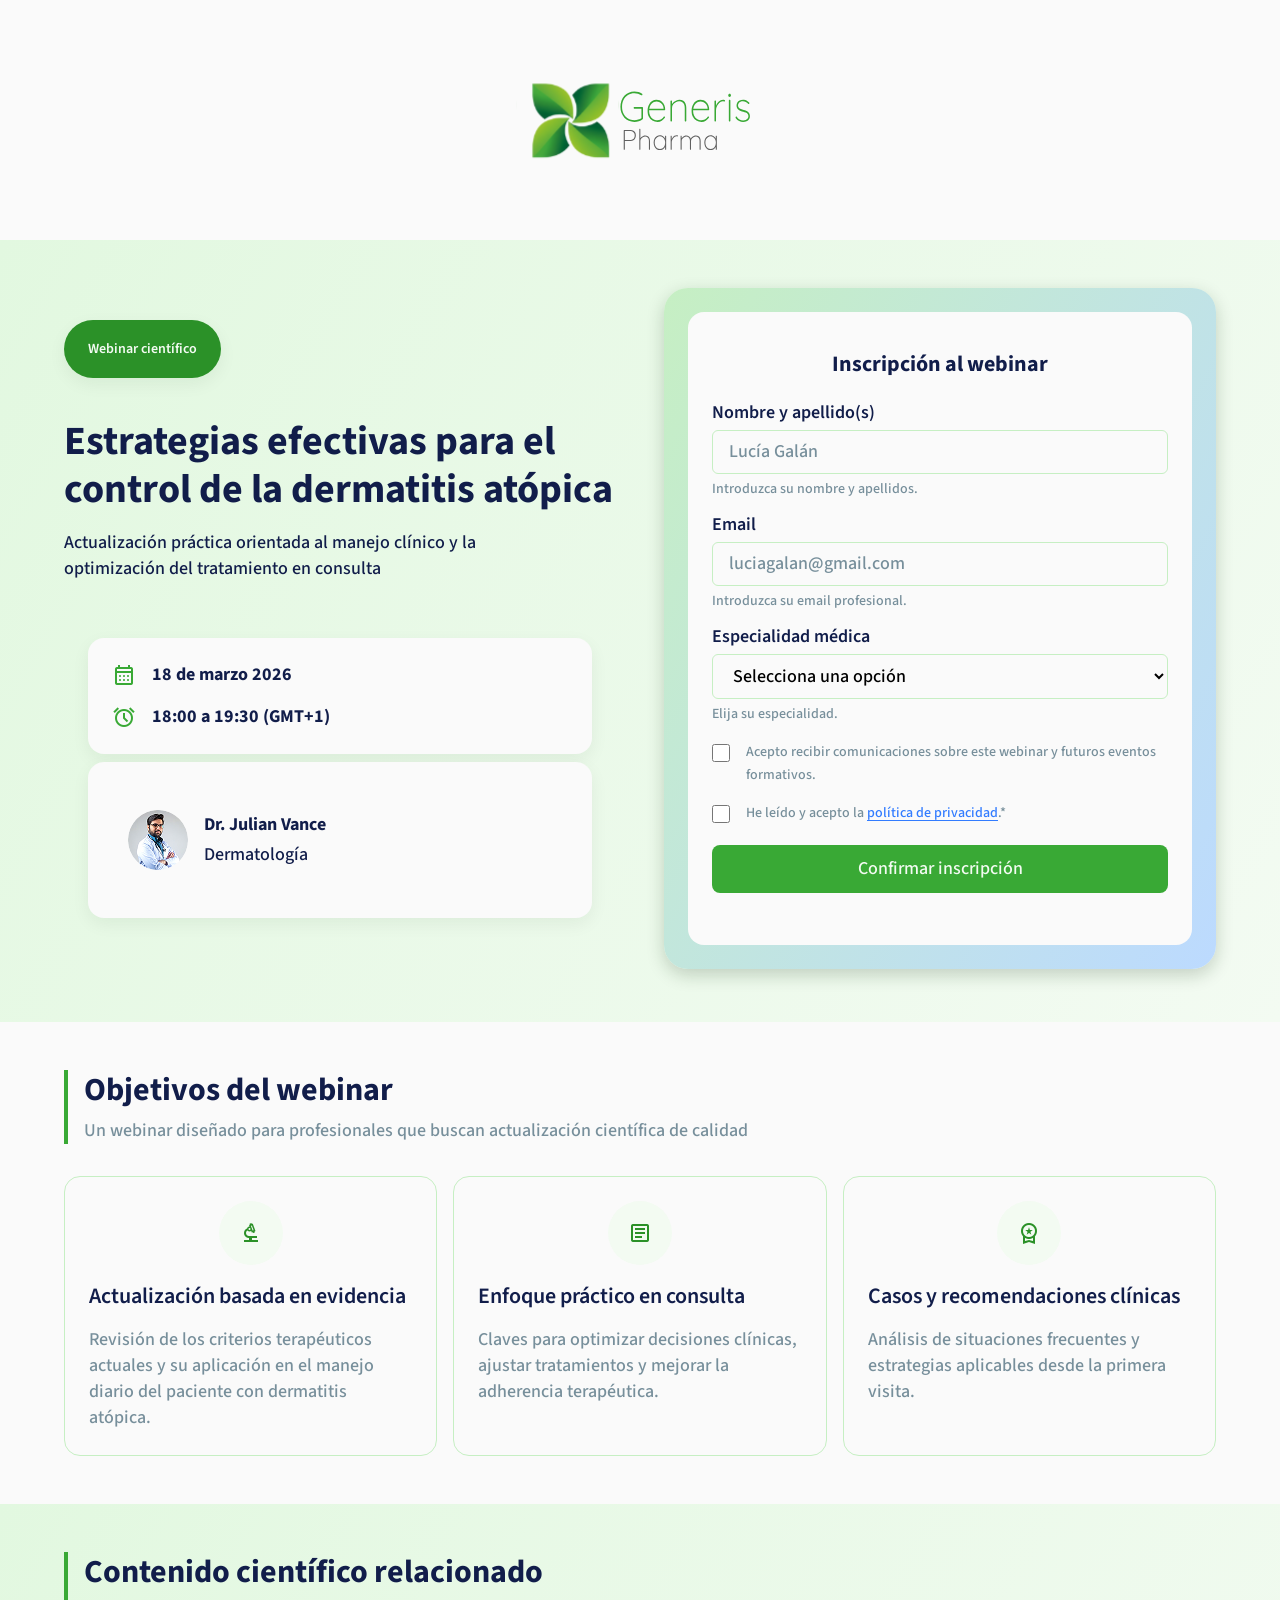
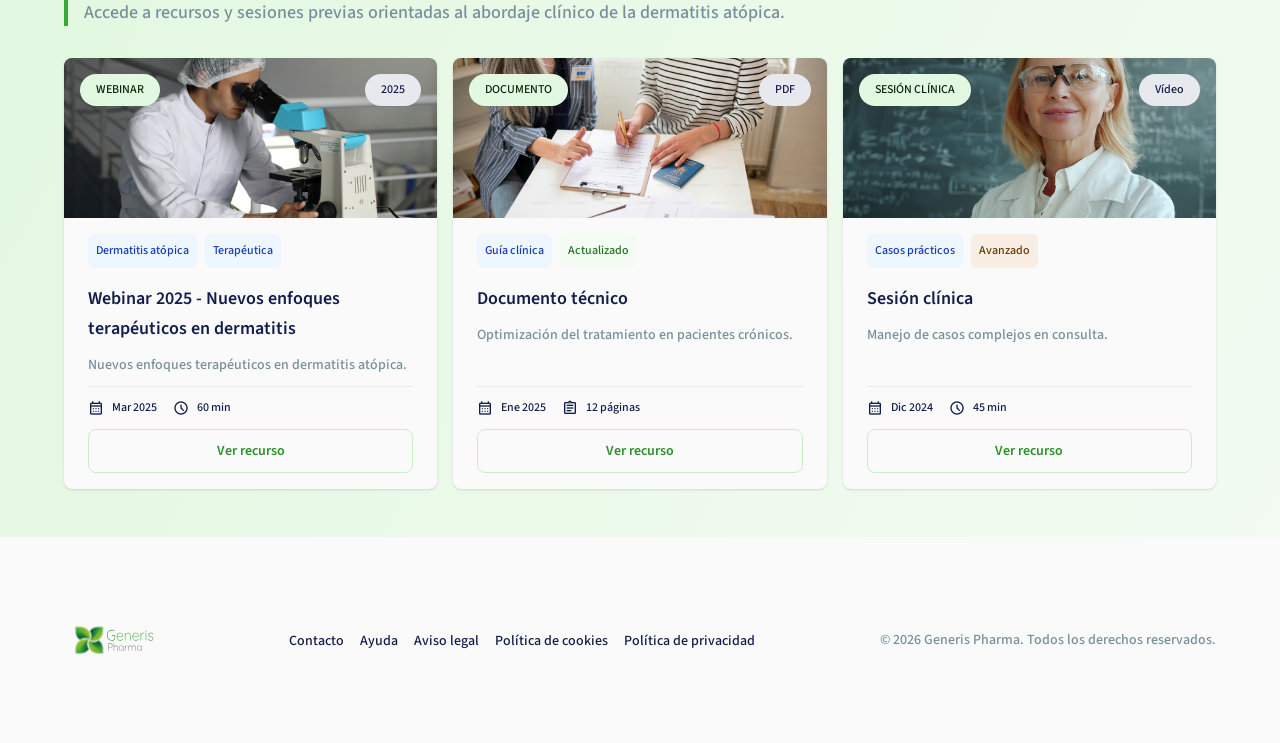
<file: index.html>
<!DOCTYPE html>
<html lang="es">
  <head>
    <meta charset="UTF-8">
    <meta name="viewport" content="width=device-width, initial-scale=1.0">
    
    <!-- Título y descripción -->
    <title>Webinar científico: dermatitis atópica | Generis Pharma</title>
    <meta name="description" content="Webinar científico sobre dermatitis atópica. Actualización clínica orientada a profesionales sanitarios. Inscripción online." />
    
    <!-- Fuente Source Sans 3 -->
    <link rel="preconnect" href="https://fonts.googleapis.com">
    <link rel="preconnect" href="https://fonts.gstatic.com" crossorigin="anonymous">
    <link rel="stylesheet" href="https://fonts.googleapis.com/css2?family=Source+Sans+3:wght@400;600;700&display=swap">

    <!-- Favicon -->
    <link rel="shortcut icon" href="public/Generis_Pharma.svg" type="image/x-icon">

    <!-- Material Symbols Icons -->
    <link rel="stylesheet" href="https://fonts.googleapis.com/css2?family=Material+Symbols+Outlined">

    <!-- Estilos -->
    <link rel="stylesheet" href="styles.css">

  </head>

  <body>
    <!-- Encabezado logo Generis -->
    <header class="site-header">
      <div class="container container__header">
        <img class="logo" src="./public/Generis_Pharma.svg" alt="Generis Pharma Logo" width="120" height="55">
      </div>
    </header>

    <main id="main">
      <!-- HERO -->
      <section class="hero" aria-labelledby="hero-title">
        <div class="container hero__grid">

          <!-- Columna izquierda -->
          <div class="hero__content">
            <p class="pill">Webinar científico</p>

            <h1 id="hero-title">
              Estrategias efectivas para el control de la dermatitis atópica
            </h1>

            <p class="lead">
              Actualización práctica orientada al manejo clínico y la optimización del tratamiento en consulta
            </p>

            
            <div class="hero__meta" aria-label="Detalles del webinar">
              <div class="meta-card">
                <div class="meta-row">
                  <span class="meta-icon material-symbols-outlined" aria-hidden="true">calendar_month</span>
                  <span><strong>18 de marzo 2026</strong></span>
                </div>

                <div class="meta-row">
                  <span class="meta-icon material-symbols-outlined" aria-hidden="true">alarm</span>
                  <span><strong>18:00 a 19:30 (GMT+1)</strong></span>
                </div>
              </div>
              
              <div class="speaker-card">
                <div class="speaker">
                  <img
                    class="speaker__avatar"
                    src="./public/speaker__photo.png"
                    alt="Dr. Julian Vance"
                    width="48"
                    height="48"
                  />
                  <div class="speaker__info">
                    <p class="speaker__name"><strong>Dr. Julian Vance</strong></p>
                    <p class="speaker__role">Dermatología</p>
                  </div>
                </div>
              </div>
            </div>
          </div>

          <!-- Columna derecha -->
          <div class="hero__form">
            <div class="form-surface">
              <form id="form" class="form" action="#" method="post" aria-labelledby="form-title" novalidate>
                <h2 class="form-title" id="form-title">Inscripción al webinar</h2>

                <!-- Nombre -->
                <div class="field">
                  <label for="fullName">Nombre y apellido(s)</label>
                  <input id="fullName" name="fullName" type="text" autocomplete="name" placeholder="Lucía Galán" required />
                  <p class="hint">Introduzca su nombre y apellidos.</p>
                  <p class="error" id="error-fullName" aria-live="polite"></p>
                </div>

                <!-- Email -->
                <div class="field">
                  <label for="email">Email</label>
                  <input id="email" name="email" type="email" autocomplete="email" placeholder="luciagalan@gmail.com" required />
                  <p class="hint">Introduzca su email profesional.</p>
                  <p class="error" id="error-email" aria-live="polite"></p>
                </div>

                <!-- Especialidad -->
                <div class="field">
                  <label for="specialty">Especialidad médica</label>
                  <select id="specialty" name="specialty" required>
                    <option value="" selected>Selecciona una opción</option>
                    <option value="Dermatología">Dermatología</option>
                    <option value="Alergología">Alergología</option>
                    <option value="Pediatría">Pediatría</option>
                    <option value="Medicina familiar">Medicina familiar</option>
                    <option value="Otra">Otra</option>
                  </select>
                  <p class="hint">Elija su especialidad.</p>
                  <p class="error" id="error-specialty" aria-live="polite"></p>
                </div>

                <!-- Checkboxes -->
                <div class="checkbox">
                  <input id="comms" name="comms" type="checkbox" />
                  <label for="comms">Acepto recibir comunicaciones sobre este webinar y futuros eventos formativos.</label>
                </div>

                <div class="checkbox">
                  <input id="privacy" name="privacy" type="checkbox" required />
                  <label for="privacy">
                    He leído y acepto la&nbsp
                    <span class="nowrap">
                      <a href="#" target="_blank" rel="noopener">política de privacidad</a><span aria-hidden="true">.*</span>
                  </span>
                  
                </div>
                <p class="error" id="error-privacy" aria-live="polite"></p>

                <button class="btn btn--primary btn--block" type="submit">Confirmar inscripción</button>

                <p class="form__note" aria-live="polite" id="form-status"></p>
              </form>
            </div>
          </div>
        </div>
      </section>
      <!-- OBJETIVES -->
      <section class="section" aria-labelledby="objectives-title">
        <div class="container">

          <div class="section-header">
            <h2 id="objectives-title">Objetivos del webinar</h2>
            <p class="section__lead">
              Un webinar diseñado para profesionales que buscan actualización científica de calidad
            </p>
          </div>
          <!-- ITEM CARDS -->
          <div class="cards">
            <!-- Item -->
            <article class="card">
              <div class="card__icon">
                <span class="meta-icon material-symbols-outlined" aria-hidden="true">
                    biotech
                </span>
              </div>
              <h3>Actualización basada en evidencia</h3>
              <p>Revisión de los criterios terapéuticos actuales y su aplicación en el manejo diario del paciente con dermatitis atópica.</p>
            </article>

            <!-- Item -->
            <article class="card">
              <div class="card__icon">
                <span class="meta-icon material-symbols-outlined" aria-hidden="true">
                    article
                </span>
              </div>
              <h3>Enfoque práctico en consulta</h3>
              <p>Claves para optimizar decisiones clínicas, ajustar tratamientos y mejorar la adherencia terapéutica.</p>
            </article>

            <!-- Item -->
            <article class="card">
              <div class="card__icon">
                <span class="meta-icon material-symbols-outlined" aria-hidden="true">
                    workspace_premium
                </span>
              </div>
              <h3>Casos y recomendaciones clínicas</h3>
              <p>Análisis de situaciones frecuentes y estrategias aplicables desde la primera visita.</p>
            </article>
          </div>
        </div>
      </section>

      <!-- SCIENTIFIC CONTENT -->
      <section class="section section--subtle" aria-labelledby="resources-title">
        <div class="container">

          <div class="section-header">
            <h2 id="resources-title">Contenido científico relacionado</h2>
            <p class="section__lead">
              Accede a recursos y sesiones previas orientadas al abordaje clínico de la dermatitis atópica.
            </p>
          </div>

          <!-- ITEM CARDS -->
          <div class="cards">
            <!-- Item -->
            <article class="resource-card">
              <div class="resource-card__media">
                <img
                  src="./public/contenido-webinar.avif"
                  alt="Investigador en laboratorio usando un microscopio"
                  loading="lazy"
                />

                <span class="resource-card__badge">WEBINAR</span>
                <span class="resource-card__year">2025</span>
              </div>

              <div class="resource-card__body">
                <div class="resource-card__tags" aria-label="Etiquetas del contenido">
                  <span class="tag tag--blue">Dermatitis atópica</span>
                  <span class="tag tag--blue">Terapéutica</span>
                </div>

                <h3>Webinar 2025 - Nuevos enfoques terapéuticos en dermatitis</h3>

                <p>Nuevos enfoques terapéuticos en dermatitis atópica.</p>

                <div class="resource-card__meta" aria-label="Metadatos del recurso">
                  <span class="resource-card__meta-item">
                    <span class="material-symbols-outlined" aria-hidden="true">calendar_month</span>
                    Mar 2025
                  </span>

                  <span class="resource-card__meta-item">
                    <span class="material-symbols-outlined" aria-hidden="true">schedule</span>
                    60 min
                  </span>
                </div>

                <a class="btn btn--tertiary" href="#" aria-label="Ver recurso: Webinar 2025 — Nuevos enfoques terapéuticos">Ver recurso</a>
              </div>
            </article>

            <!-- Item -->
            <article class="resource-card">
              <div class="resource-card__media">
                <img
                  src="./public/contenido-documento.avif"
                  alt="Profesionales revisando documentación clínica"
                  loading="lazy"
                />

                <span class="resource-card__badge">DOCUMENTO</span>
                <span class="resource-card__year">PDF</span>
              </div>

              <div class="resource-card__body">
                <div class="resource-card__tags" aria-label="Etiquetas del contenido">
                  <span class="tag tag--blue">Guía clínica</span>
                  <span class="tag tag--green">Actualizado</span>
                </div>

                <h3>Documento técnico</h3>

                <p>Optimización del tratamiento en pacientes crónicos.</p>

                <div class="resource-card__meta" aria-label="Metadatos del recurso">
                  <span class="resource-card__meta-item">
                    <span class="material-symbols-outlined" aria-hidden="true">calendar_month</span>
                    Ene 2025
                  </span>

                  <span class="resource-card__meta-item">
                    <span class="material-symbols-outlined" aria-hidden="true">assignment</span>
                    12 páginas
                  </span>
                </div>

                <a class="btn btn--tertiary" href="#" aria-label="Ver recurso: Documentación técnica">Ver recurso</a>
              </div>
            </article>

            <!-- Item -->
            <article class="resource-card">
              <div class="resource-card__media">
                <img
                  src="./public/contenido-sesión.avif"
                  alt="Profesional sanitario en un entorno clínico"
                  loading="lazy"
                />

                <span class="resource-card__badge">SESIÓN CLÍNICA</span>
                <span class="resource-card__year">Vídeo</span>
              </div>

              <div class="resource-card__body">
                <div class="resource-card__tags" aria-label="Etiquetas del contenido">
                  <span class="tag tag--blue">Casos prácticos</span>
                  <span class="tag tag--orange">Avanzado</span>
                </div>

                <h3>Sesión clínica</h3>

                <p>Manejo de casos complejos en consulta.</p>

                <div class="resource-card__meta" aria-label="Metadatos del recurso">
                  <span class="resource-card__meta-item">
                    <span class="material-symbols-outlined" aria-hidden="true">calendar_month</span>
                    Dic 2024
                  </span>

                  <span class="resource-card__meta-item">
                    <span class="material-symbols-outlined" aria-hidden="true">schedule</span>
                    45 min
                  </span>
                </div>

                <a class="btn btn--tertiary" href="#" aria-label="Ver recurso: Sesión clínica - Manejo de casos complejos en consulta.">Ver recurso</a>
              </div>
            </article>
          </div>
        </div>
      </section>
    </main>

    <!-- FOOTER -->
    <footer class="site-footer">
      <div class="container footer__container">
        <!-- Logo -->
        <img class="logo logo--small" src="./public/Generis_Pharma.svg" alt="Generis Pharma Logo" width="120" height="36">

        <!-- Legal links -->
        <nav aria-label="Enlaces legales">
          <ul class="footer__links">
            <li><a href="#">Contacto</a></li>
            <li><a href="#">Ayuda</a></li>
            <li><a href="#">Aviso legal</a></li>
            <li><a href="#">Política de cookies</a></li>
            <li><a href="#">Política de privacidad</a></li>
          </ul>
        </nav>
        
        <!-- Copyrights -->
        <p class="copyright">© 2026 Generis Pharma. Todos los derechos reservados.</p>
      </div>
    </footer>


    <!-- JS -->
    <script src="./main.js"></script>
  </body>
</html>
</file>
<file: styles.css>
/* =========================================================
   GENERIS WEBINAR LANDING — Base CSS (Mobile-first)
   Objetivo:
   - Un solo sistema de botones (btn + modifiers)
   - Un solo sistema de cards y formularios
   - Tokens alineados con los del diseño en Figma
   - Layout mobile-first + desktop con media query
========================================================= */

/* =========================================================
    ESTILOS GENERALES
========================================================= */
*,
*::before,
*::after {
  box-sizing: border-box;
}

* {
  margin: 0;
}

html {
  scroll-behavior: smooth;
}

body {
  min-height: 100vh;
  text-rendering: optimizeLegibility;
  -webkit-font-smoothing: antialiased;
}

img,
picture,
video,
canvas,
svg {
  display: block;
  max-width: 100%;
  border-radius: var(--radius-sm);
}

input,
button,
textarea,
select {
  font: inherit;
}

/* Material Symbols */
.material-symbols-outlined {
  font-variation-settings:
    'FILL' 0,
    'wght' 400,
    'GRAD' 0,
    'opsz' 24;
}

/* =========================================================
    TOKENS
========================================================= */
:root {
  /* Paleta derivada de color-primary(#39A935): acciones y botones */
    --color-black: #151A15;
    --color-primary-950: #0A290B;
    --color-primary-900: #1C4B1C;
    --color-primary-800: #225B20;
    --color-primary-700: #257223; /* Color btn-hover*/
    --color-primary-600: #2B9128;
    --color-primary-500: #39A935; /* Brand color */
    --color-primary-400: #61CB5D;
    --color-primary-300: #97E194;
    --color-primary-200: #C6EFC3;
    --color-primary-100: #E2F8E0;
    --color-primary-50: #F3FBF2;

    /* Color de apoyo */
    --color-support: #778F9B; 

    /* Paleta derivada de color-contrast (#111D4A): títulos y jerarquía */
    --color-contrast-950: #111D4A; /* Color principal de los textos */
    --color-contrast-900: #19358F;
    --color-contrast-800: #1739B6;
    --color-contrast-700: #1446E1;
    --color-contrast-600: #1B5BF5;
    --color-contrast-500: #327CFF; /* Color para los enlaces */
    --color-contrast-400: #58A1FF;
    --color-contrast-300: #8EC3FF;
    --color-contrast-200: #BCDAFF;
    --color-contrast-100: #D9E9FF; /* Borde ligero y sutil */
    --color-contrast-50: #EEF6FF;

    /* Color para errores */
    --color-error: #A83634;

    /* Backgrounds */
    --color-background: #FAFAFA;
    --color-background-subtle: #E8E8EF;

    /* Radius scale */
    --radius-sm: 6px;
    --radius-md: 8px;
    --radius-lg: 16px;
    --radius-xl: 20px;

    /* Spacing scale */
    --space-xs: 8px;
    --space-sm: 16px;
    --space-md: 24px;
    --space-lg: 32px;
    --space-xl: 48px;

    /* Layout */
    --container-max: 1200px;

    /* Typography - Mobile */
      /* Button (mobile y desktop) */
      --fs-button: 16px;
      --lh-button: 24px;

      /* Headings */
      --fs-h1: 26px;
      --lh-h1: 32px;

      --fs-h2: 22px;
      --lh-h2: 30px;

      --fs-h3: 18px;
      --lh-h3: 26px;

      /* Body */
      --fs-body: 16px;
      --lh-body: 24px;
      
      --fs-small: 14px;
      --lh-small: 22px;

      /* Pesos */
      --fw-light: 400;
      --fw-regular: 500;
      --fw-semibold: 600;
      --fw-bold: 700;
}

/* =========================================================
    TYPOGRAPHY
========================================================= */

body {
  font-family: "Source Sans 3", system-ui, -apple-system, BlinkMacSystemFont, 'Segoe UI', Roboto, 'Open Sans', Arial, Arial, Helvetica, sans-serif;
  background: var(--color-background);
  color: var(--color-contrast-950);
  font-weight: var(--fw-regular);
  line-height: var(--lh-body);
  font-size: var(--fs-body);
}

h1 {
  color: var(--color-contrast-950);
  font-weight: var(--fw-bold);
  line-height: var(--lh-h1);
  font-size: var(--fs-h1);
}

h2 {
  color: var(--color-contrast-950);
  font-weight: var(--fw-bold);
  line-height: var(--lh-h2);
  font-size: var(--fs-h2);
}

h3 {
  color: var(--color-contrast-950);
  font-weight: var(--fw-semibold);
  line-height: var(--lh-h3);
  font-size: var(--fs-h3);
}

p {
  color: var(--color-support);
  font-weight: var(--fw-regular);
  line-height: var(--lh-body);
  font-size: var(--fs-body);
}

small,
.hint {
  font-size: var(--fs-small);
  line-height: var(--lh-small);
}

a {
  color: var(--color-contrast-500);
  text-underline-offset: 3px;
}

a:hover {
  text-decoration-thickness: 2px;
}

/* =========================================================
    LAYOUT
========================================================= */

.container {
  width: 100%;
  max-width: var(--container-max);
  margin: 0 auto;
  padding: var(--space-lg) var(--space-sm);
}

.section {
  background: var(--color-background);
}

.section--subtle {
  background: linear-gradient(
    120deg,
    var(--color-primary-100),
    var(--color-primary-50)
  );
}

.surface {
  background: var(--color-background);
  border: 1px solid var(--color-contrast-900); /*!CAMBIAR EL COLOR*/
}

.section__lead {
  color: var(--color-support);
  font-size: var(--fs-body);
  line-height: var(--lh-body);
  margin-top: var(--space-xs);
  margin-bottom: var(--space-lg);
}

/* =========================================================
   BOTÓN
   Uso:
   - class="btn btn--primary"
   - class="btn btn--primary btn--block"
   - class="btn btn--tertiary"
========================================================= */
.btn {
  display: flex;
  width: 200px;
  height: 48px;
  min-width: 200px;
  min-height: 48px;
  padding: 0 24px;
  justify-content: center;
  align-items: center;
  gap: 10px;

  border-radius: 8px;

  border: none;
  cursor: pointer;

}

/* Botón primario */
.btn--primary {
  background: var(--color-primary-500);
  color: var(--color-primary-50);
}

.btn--primary:hover {
  background-color: var(--color-primary-200);
  color: var(--color-primary-950);
  filter: brightness(0.95);
}

.btn--primary:focus-visible {
  outline: 3px solid var(--color-primary-600);
  outline-offset: 2px;
}

.btn--block {
  width: 100%;
}

/* Botón terciario */
.btn--tertiary {
  display: inline-flex;
  min-width: 110px;
  min-height: 40px;
  width: auto;
  height: auto;
  padding: 8px 16px;
  justify-content: center;
  align-items: center;
  gap: 6px;
  background: transparent;
  color: var(--color-primary-600);
  border: 1.5px solid var(--color-primary-200);
  border-radius: var(--radius-md);
  font-weight: var(--fw-semibold);
  font-size: var(--fs-small);
  cursor: pointer;
  text-decoration: none;
  transition: background-color 0.15s ease, border-color 0.15s ease;
}

.btn--tertiary:hover {
  background-color: var(--color-primary-50);
  border-color: var(--color-primary-400);
  color: var(--color-primary-700);
  text-decoration: none;
}

.btn--tertiary:focus-visible {
  outline: 2px solid var(--color-primary-900);
  outline-offset: 2px;
}

/* =========================================================
  HEADER
========================================================= */
.site-header {
  background: var(--color-background);
  padding: var(--space-xs) 0;
}

.container__header {
  display: flex;
  justify-content: center;
  align-items: center;
}

.logo {
  width: 280px;
  height: auto;
  aspect-ratio: 24/11;
}

/* =========================================================
  HERO (Mobile-first)
   Estructura en HTML:
   - .hero
     - .container.hero__grid
       - .hero__content
       - .hero__form
========================================================= */

.hero {
  background: linear-gradient(
    120deg,
    var(--color-primary-100),
    var(--color-primary-50)
  );
}

.hero__content {
  padding: var(--space-lg) 0;
}

.hero__content h1 {
  margin-top: var(--space-sm);
  margin-bottom: var(--space-sm);
}

.hero__grid {
  display: grid;
  grid-template-columns: 1fr;
  gap: var(--space-lg);
  align-items: start;
}

/* Pill: "Webinar científico" */
.pill {
  display: inline-flex;
  align-items: center;

  padding: var(--space-sm) var(--space-md);
  border-radius: 999px;

  background: var(--color-primary-600);
  color: var(--color-primary-50);
  box-shadow: 0 6px 18px rgba(10, 41, 11, 0.06);
  font-weight: var(--fw-semibold);
  font-size: var(--fs-small);
  
  margin-bottom: var(--space-md);
}

/* Lead: párrafo con info importante de nuestro hero */
.lead {
  font-size: var(--fs-body);
  color: var(--color-contrast-950);
  margin-top: 0;
  margin-bottom: var(--space-lg);
  max-width: 52ch;
}

/* Meta info del hero (fecha/hora/ponente) */
.hero__meta {
  display: flex;
  padding: var(--space-md);
  flex-direction: column;
  justify-content: center;
  align-items: flex-start;
  gap: var(--space-xs);
  align-self: stretch;

  background: transparent;
}

.meta-card,
.speaker-card {
  display: flex;
  flex-direction: column;
  align-items: flex-start;
  gap: 16px;
  align-self: stretch;

  box-shadow: 0 6px 18px rgba(10, 41, 11, 0.06);
  border-radius: var(--radius-lg);
  background: var(--color-background);
  padding: var(--space-md);
}

/* Detalles del webinar (fecha/hora) */
.meta-row {
  display: flex;
  justify-content: flex-start;
  align-items:center ;
  gap: var(--space-sm);

}

.meta-icon {
  color: var(--color-primary-500);
  font-size: 24px;
}

/* Ponente */
.speaker {
  display: flex;
  padding: 24px 16px;
  align-items: center;
  gap: 16px;
  align-self: stretch;
}

.speaker__avatar {
  width: 60px;
  height: 60px;
  aspect-ratio: 1/1;

  border-radius: 100px;
}

.speaker__info {
  display: flex;
  flex-direction: column;
  justify-content: center;
  align-items: flex-start;
  gap: 4px;
}

.speaker__name {
    color: var(--color-contrast-950);
}
.speaker__role {
    color: var(--color-contrast-950);
}


/* =========================================================
  FORMULARIO
   - field: bloque label + control + hint + error
========================================================= */
.hero__form {
  box-shadow: 0 6px 18px rgba(10, 41, 11, 0.2);
  border-radius: var(--space-md);
  
  background: linear-gradient(
    120deg,
    var(--color-primary-200),
    var(--color-contrast-200)
  );

  padding: 8px;
  
}

.form-surface {
  display: flex;
  padding: var(--space-sm);
  justify-content: center;
  align-items: start;
  align-self: stretch;
  
}

.form {
  display: flex;
  padding: var(--space-md);
  flex-direction: column;
  gap: var(--space-xs);
  width: 100%;

  background: var(--color-background);
  border-radius: var(--radius-lg);
}

.form-title {
  font-size: var(--fs-h3);
  font-weight: var(--fw-bold);
  color: var(--color-contrast-950);
  text-align: center;
  padding: var(--space-xs);
}

.field {
  display: flex;
  flex-direction: column;
  align-items: flex-start;
  gap: 4px;
  padding: 0;
  margin: 0;
}

label {
  display: flex;

  font-weight: var(--fw-semibold);
  font-size: var(--fs-body);
  color: var(--color-contrast-950);
}

input,
select,
textarea {
  width: 100%;
  padding: var(--space-xs) var(--space-sm);
  border-radius: var(--radius-sm);
  border: 1px solid var(--color-primary-200);
  background: var(--color-background);
}

input::placeholder {
  color: var(--color-support);
}

input:focus,
select:focus,
textarea:focus {
  outline: 2px solid var(--color-primary-900);
  outline-offset: 2px;
  border-color: transparent;
}

/* Estado de error en el input */
.is-invalid {
  border-color: var(--color-error);
}

.is-invalid:focus {
  outline: 2px solid var(--color-error);
  outline-offset: 2px;
}

.hint {
  padding: 0;
  font-size: var(--fs-small);
  color: var(--color-support);
}

/* Errores */
.error {
  font-size: var(--fs-small);
  line-height: var(--lh-small);
  color: var(--color-error);
  min-height: 0;
}

/* Checkbox */
.checkbox {
  display: flex;
  flex-direction: row;
  justify-content: flex-start;
  padding: 4px 0;
  align-items: flex-start;
  gap: var(--space-sm);
  align-self: stretch;
}

.checkbox .nowrap {
  white-space: nowrap;
}

.checkbox input[type="checkbox"] {
  width: 18px;
  height: 18px;
  min-width: 18px;
  margin-top: 3px;
  accent-color: var(--color-primary-500);
  cursor: pointer;
}

.checkbox label {
  font-weight: var(--fw-regular);
  font-size: var(--fs-small);
  color: var(--color-support);
  cursor: pointer;
  line-height: 1.6;
}


/* Nota de estado del formulario (success / error general) */
.form__note {
  font-size: var(--fs-small);
  text-align: center;
  min-height: 20px;
}

.form__note.is-success {
  color: var(--color-primary-600);
  font-weight: var(--fw-semibold);
}

/* =========================================================
  SUCCESS STATE - Pantalla de confirmación post-submit
========================================================= */
.success-state {
  display: none;
  flex-direction: column;
  align-items: center;
  justify-content: center;
  gap: var(--space-md);
  padding: var(--space-xl) var(--space-md);

  text-align: center;
  background: var(--color-background);
  border: 1px solid var(--color-contrast-100);
  border-radius: var(--radius-lg);
  width: 100%;
}

.success-state.is-visible {
  display: flex;
}

.success-state__icon {
  display: flex;
  align-items: center;
  justify-content: center;

  width: 64px;
  height: 64px;
  border-radius: 50%;
  background: var(--color-primary-100);
  color: var(--color-primary-600);
  font-size: 36px;
}

.success-state__text {
  font-size: var(--fs-body);
  color: var(--color-support);
  max-width: 320px;
}


/* =========================================================
  SECCIONES Y CARDS
========================================================= */
.section-header {
  border-left: 4px solid #39A935;
  padding-left: var(--space-sm);
}

.cards {
  display: grid;
  grid-template-rows: 1fr;
  justify-content: center;
  gap: var(--space-sm);
}

.card {
  display: flex;
  padding: var(--space-md);
  flex-direction: column;
  justify-content: flex-start;
  align-items: center;
  gap: var(--space-sm);
  align-self: stretch;
  flex: 1;

  max-width: 400px;
  border-radius: 16px;
  border: 1px solid var(--color-primary-200);
  background: var(--color-background);
}

.card > h3 {
  align-self: stretch;
}

.card__icon {
  display: flex;
  align-items: center;
  justify-content: center;
  width: 64px;
  height: 64px;
  border-radius: 50%;
  background: var(--color-primary-50);
  flex-shrink: 0;
}

.card__icon .meta-icon {
  color: var(--color-primary-600);
  font-size: 24px;
}

.resource-card {
  display: flex;
  flex-direction: column;
  overflow: hidden;

  border-radius: var(--radius-md);
  max-width: 400px;
  background: var(--color-background);
  box-shadow: 0 1px 3px 0 rgba(0, 0, 0, 0.10), 0 1px 2px -1px rgba(0, 0, 0, 0.10);

  transition: transform .2s ease, box-shadow .2s ease;
}

.resource-card:hover {
  transform: translateY(-4px);
  box-shadow: 0 12px 28px rgba(10,41,11,0.12);
}

.resource-card__media {
  position: relative;
}

.resource-card__media img {
  width: 100%;
  height: 160px;
  object-fit: cover;
  border-radius: 0;
  display: block;
}

.resource-card__badge,
.resource-card__year {
  position: absolute;
  top: 16px;
  display: inline-flex;
  align-items: center;
  justify-content: center;
  min-height: 32px;
  padding: 0 var(--space-sm);
  border-radius: 999px;

  font-size: 0.75rem;
}

.resource-card__badge {
  left: 16px;
  background: var(--color-primary-100);
  color: var(--color-primary-950);
}

.resource-card__year {
  right: 16px;
  background: var(--color-background-subtle);
  color: var(--color-contrast-950);
}

.resource-card__body {
  display: flex;
  flex-direction: column;
  gap: var(--space-xs);
  padding: var(--space-sm) var(--space-md);
  flex: 1;
}

.resource-card__tags {
  display: flex;
  flex-wrap: wrap;
  gap: var(--space-xs);
}

.tag {
  display: inline-flex;
  align-items: center;
  min-height: 32px;
  padding: 4px 8px;

  border-radius: var(--radius-sm);

  font-size: 0.75rem;
}

.tag--blue {
  background-color: var(--color-contrast-50);
  color: var(--color-contrast-800) ;
}

.tag--green {
  background-color: var(--color-primary-50);
  color: var(--color-primary-700);
}

.tag--orange {
  background-color: #f8eee3;
  color: #633809;
}

.tag--grey {
  background-color: var(--color-background-subtle);
  color: var(--color-contrast-950);
}

.resource-card h3 {
  font-size: var(--fs-body);
  margin-top: var(--space-xs);
}

.resource-card p {
  font-size: var(--fs-small);
  flex: 1;
}

.resource-card__meta {
  display: flex;
  flex-wrap: wrap;
  gap: var(--space-sm);
  border-top: 1px solid var(--color-background-subtle);
  padding-top: var(--space-xs);
  margin-top: auto;
}

.resource-card__meta-item {
  display: inline-flex;
  align-items: center;
  gap: var(--space-xs);
  color: var(--color-contrast-950);

  font-size: 0.75rem;
}

.resource-card__meta-item .material-symbols-outlined {
  font-size: 16px;
}


/* =========================================================
  FOOTER
========================================================= */

.site-footer {
  background: var(--color-background);
  padding: var(--space-lg) var(--space-sm);
}

.footer__container{
  width: 100%;
  max-width: var(--container-max);
  margin: 0 auto;

  display: flex;
  flex-direction: column;
  justify-content: center;
  align-items: center;
  text-align: center;
}

.logo--small {
  width: 100px;
  height: auto;
}

.footer__links {
  list-style: none;
  padding: 0;
  margin: 0;

  display: flex;
  flex-direction: column;
  flex-wrap: wrap;
  justify-content: center;
  gap: var(--space-sm);
}

.footer__links a {
  color: var(--color-contrast-950);
  text-decoration: none;
  font-size: var(--fs-small);
  line-height: var(--lh-small);
}

.footer__links a:hover {
  text-decoration: underline;
  text-decoration-thickness: 2px;
}

.footer__links a:focus-visible {
  outline: 2px solid var(--color-primary-600);
  outline-offset: 2px;
  border-radius: var(--radius-sm);
}

.copyright {
  margin: 0;
  color: var(--color-support);
  font-size: var(--fs-small);
  line-height: var(--lh-small);
}


/* =========================================================
  DESKTOP BREAKPOINT
========================================================= */

@media (min-width: 1024px) {
  :root{
    /* Typography - Desktop */
      /* Headings */
      --fs-h1: 40px;
      --lh-h1: 48px;

      --fs-h2: 32px;
      --lh-h2: 40px;

      --fs-h3: 22px;
      --lh-h3: 30px;

      /* Body */
      --fs-body: 18px;
      --lh-body: 26px;
      
      --fs-small: 14px;
      --lh-small: 22px;
  }

  .container {
    padding: var(--space-xl) var(--space-md);
  }


  .hero__grid {
    grid-template-columns: 1fr 1fr;
    gap: var(--space-xl);
    align-items: start;
  }


  .cards {
    grid-template-columns: repeat(3, 1fr);
  }

  .footer__container{
    flex-direction: row;
    justify-content: space-between;
    align-items: center;
    text-align: left;
  }

  .footer__links {
    flex-direction: row;
    justify-content: center;
  }
}
</file>
